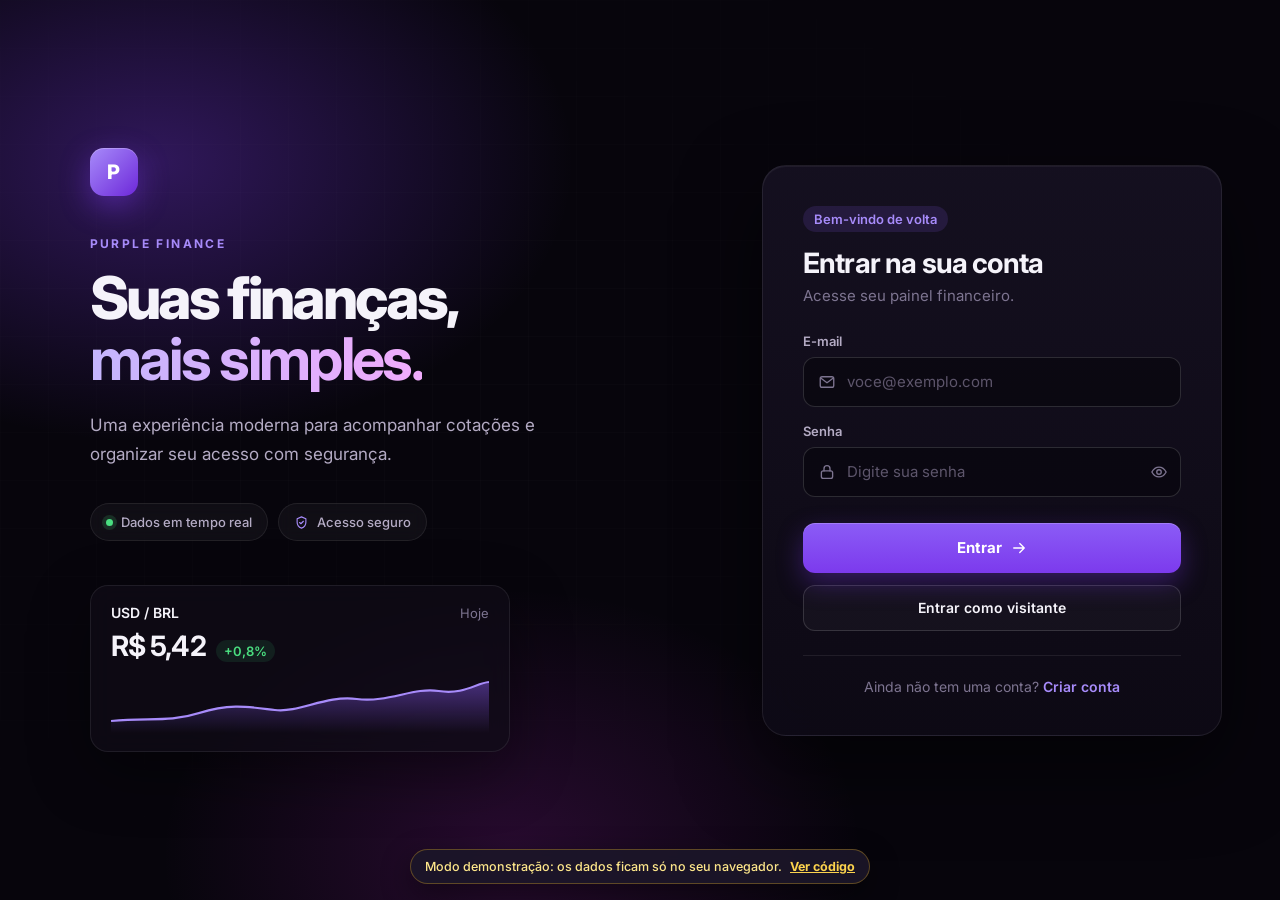
<file: docs/index.html>
<!DOCTYPE html>
<html lang="pt-BR">
<head>
<meta charset="UTF-8">
<meta name="viewport" content="width=device-width, initial-scale=1.0">
<title>Entrar | Purple Finance (demo)</title>
<link rel="preconnect" href="https://fonts.googleapis.com">
<link rel="preconnect" href="https://fonts.gstatic.com" crossorigin>
<link href="https://fonts.googleapis.com/css2?family=Inter:wght@400;500;600;700;800&display=swap" rel="stylesheet">
<link rel="stylesheet" href="assets/auth.css?v=3">
<meta name="theme-color" content="#07050c">
<style>.demo-banner{position:fixed;left:50%;bottom:16px;transform:translateX(-50%);z-index:100;display:flex;gap:8px;align-items:center;max-width:calc(100% - 24px);padding:9px 14px;border-radius:99px;background:rgba(28,22,41,.92);border:1px solid rgba(251,191,36,.3);color:#fde68a;font:500 12.5px Inter,system-ui,sans-serif;backdrop-filter:blur(10px);box-shadow:0 10px 30px rgba(0,0,0,.45)}.demo-banner a{color:#fcd34d;font-weight:700}.guest-btn{display:flex;align-items:center;justify-content:center;gap:8px;width:100%;height:46px;margin-top:12px;border:1px solid rgba(255,255,255,.14);border-radius:12px;background:rgba(255,255,255,.03);color:#f5f3fa;font:600 14px Inter,system-ui,sans-serif;cursor:pointer;transition:.15s}.guest-btn:hover{background:rgba(255,255,255,.07);border-color:rgba(255,255,255,.24)}</style>
</head>
<body data-page="login">
<div class="auth-shell">
    <section class="auth-brand">
        <div class="brand-mark">P</div>
        <span class="eyebrow">PURPLE FINANCE</span>
        <h1>Suas finanças,<br><strong>mais simples.</strong></h1>
        <p>Uma experiência moderna para acompanhar cotações e organizar seu acesso com segurança.</p>
        <div class="brand-pills">
            <span><i class="dot"></i> Dados em tempo real</span>
            <span><svg class="icon" viewBox="0 0 24 24" aria-hidden="true"><path d="M12 3 5 6v5.5c0 4.4 3 8 7 9.5 4-1.5 7-5.1 7-9.5V6l-7-3Z"/><path d="m9 12 2 2 4-4"/></svg> Acesso seguro</span>
        </div>
        <div class="brand-preview" aria-hidden="true">
            <div class="brand-preview-head"><b>USD / BRL</b><span>Hoje</span></div>
            <div class="brand-preview-value"><strong>R$ 5,42</strong><em>+0,8%</em></div>
            <svg class="spark" viewBox="0 0 300 56" preserveAspectRatio="none"><defs><linearGradient id="sg" x1="0" x2="0" y1="0" y2="1"><stop offset="0" stop-color="#8b5cf6" stop-opacity=".45"/><stop offset="1" stop-color="#8b5cf6" stop-opacity="0"/></linearGradient></defs><path d="M0 44 C30 40 45 46 70 36 S110 30 130 33 170 18 195 22 240 10 260 14 290 6 300 5 V56 H0Z" fill="url(#sg)"/><path d="M0 44 C30 40 45 46 70 36 S110 30 130 33 170 18 195 22 240 10 260 14 290 6 300 5" fill="none" stroke="#a78bfa" stroke-width="2.2"/></svg>
        </div>
    </section>

    <main class="auth-card">
        <div class="mobile-logo"><div class="brand-mark">P</div></div>
        <div class="auth-heading">
            <span>Bem-vindo de volta</span>
            <h2>Entrar na sua conta</h2>
            <p>Acesse seu painel financeiro.</p>
        </div>

                
        <form class="auth-form" novalidate>
            <label for="email">E-mail</label>
            <div class="input-wrap">
                <svg class="icon" viewBox="0 0 24 24" aria-hidden="true"><rect x="3" y="5" width="18" height="14" rx="2.5"/><path d="m4 7 8 6 8-6"/></svg>
                <input id="email" name="email" type="email" placeholder="voce@exemplo.com" required autocomplete="email">
            </div>

            <label for="senha">Senha</label>
            <div class="input-wrap">
                <svg class="icon" viewBox="0 0 24 24" aria-hidden="true"><rect x="4.5" y="10.5" width="15" height="10" rx="2.5"/><path d="M8 10.5V7.5a4 4 0 0 1 8 0v3"/></svg>
                <input id="senha" name="senha" type="password" placeholder="Digite sua senha" required autocomplete="current-password">
                <button type="button" class="toggle-pass" data-target="senha" aria-label="Mostrar senha"><svg class="icon eye" viewBox="0 0 24 24" aria-hidden="true"><path d="M2.5 12S6 5.5 12 5.5 21.5 12 21.5 12 18 18.5 12 18.5 2.5 12 2.5 12Z"/><circle cx="12" cy="12" r="3"/></svg><svg class="icon eye-off" viewBox="0 0 24 24" aria-hidden="true"><path d="M3 3l18 18M10.6 5.6A9.6 9.6 0 0 1 12 5.5c6 0 9.5 6.5 9.5 6.5a16 16 0 0 1-3 3.7M6.6 6.7C3.9 8.5 2.5 12 2.5 12S6 18.5 12 18.5c1.8 0 3.3-.5 4.6-1.3"/><path d="M9.9 9.9a3 3 0 0 0 4.2 4.2"/></svg></button>
            </div>

            <button class="primary-btn" type="submit">Entrar <svg class="icon" viewBox="0 0 24 24" aria-hidden="true"><path d="M5 12h14M13 6l6 6-6 6"/></svg></button>
        </form>
        <button type="button" class="guest-btn" data-guest>Entrar como visitante</button>

        <p class="switch">Ainda não tem uma conta? <a href="cadastro.html">Criar conta</a></p>
    </main>
</div>
<script src="assets/auth.js?v=3"></script>
<div class="demo-banner" role="note">Modo demonstração: os dados ficam só no seu navegador. <a href="https://github.com/EnzoCoutinh0/Dashboard">Ver código</a></div>
<script src="assets/demo.js?v=3"></script>
</body>
</html>
</file>
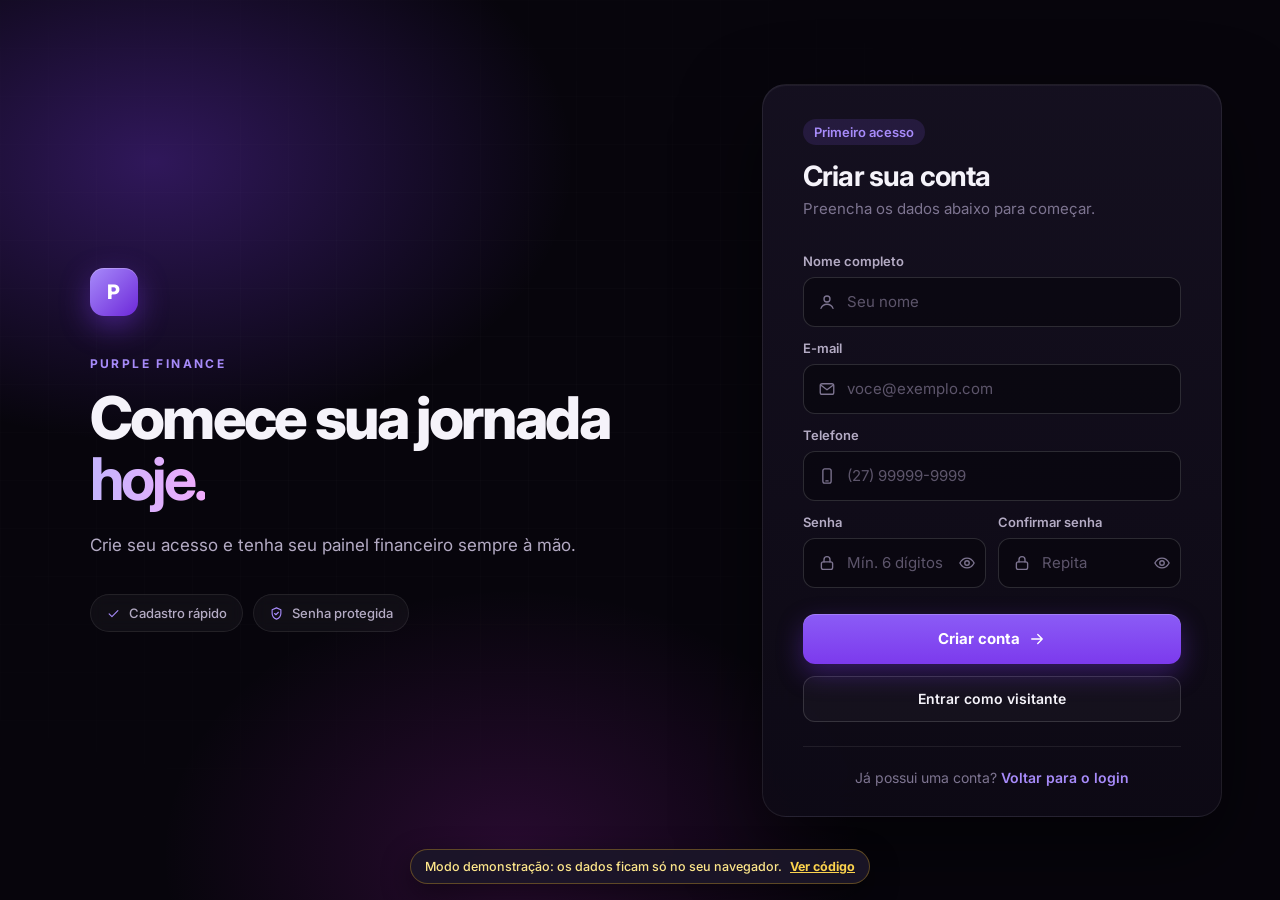
<file: docs/cadastro.html>
<!DOCTYPE html>
<html lang="pt-BR">
<head>
<meta charset="UTF-8">
<meta name="viewport" content="width=device-width, initial-scale=1.0">
<title>Criar conta | Purple Finance (demo)</title>
<link rel="preconnect" href="https://fonts.googleapis.com">
<link rel="preconnect" href="https://fonts.gstatic.com" crossorigin>
<link href="https://fonts.googleapis.com/css2?family=Inter:wght@400;500;600;700;800&display=swap" rel="stylesheet">
<link rel="stylesheet" href="assets/auth.css?v=3">
<meta name="theme-color" content="#07050c">
<style>.demo-banner{position:fixed;left:50%;bottom:16px;transform:translateX(-50%);z-index:100;display:flex;gap:8px;align-items:center;max-width:calc(100% - 24px);padding:9px 14px;border-radius:99px;background:rgba(28,22,41,.92);border:1px solid rgba(251,191,36,.3);color:#fde68a;font:500 12.5px Inter,system-ui,sans-serif;backdrop-filter:blur(10px);box-shadow:0 10px 30px rgba(0,0,0,.45)}.demo-banner a{color:#fcd34d;font-weight:700}.guest-btn{display:flex;align-items:center;justify-content:center;gap:8px;width:100%;height:46px;margin-top:12px;border:1px solid rgba(255,255,255,.14);border-radius:12px;background:rgba(255,255,255,.03);color:#f5f3fa;font:600 14px Inter,system-ui,sans-serif;cursor:pointer;transition:.15s}.guest-btn:hover{background:rgba(255,255,255,.07);border-color:rgba(255,255,255,.24)}</style>
</head>
<body data-page="cadastro">
<div class="auth-shell">
    <section class="auth-brand">
        <div class="brand-mark">P</div>
        <span class="eyebrow">PURPLE FINANCE</span>
        <h1>Comece sua jornada<br><strong>hoje.</strong></h1>
        <p>Crie seu acesso e tenha seu painel financeiro sempre à mão.</p>
        <div class="brand-pills">
            <span><svg class="icon" viewBox="0 0 24 24" aria-hidden="true"><path d="m5 12.5 4.5 4.5L19 7.5"/></svg> Cadastro rápido</span>
            <span><svg class="icon" viewBox="0 0 24 24" aria-hidden="true"><path d="M12 3 5 6v5.5c0 4.4 3 8 7 9.5 4-1.5 7-5.1 7-9.5V6l-7-3Z"/><path d="m9 12 2 2 4-4"/></svg> Senha protegida</span>
        </div>
    </section>

    <main class="auth-card register-card">
        <div class="mobile-logo"><div class="brand-mark">P</div></div>
        <div class="auth-heading">
            <span>Primeiro acesso</span>
            <h2>Criar sua conta</h2>
            <p>Preencha os dados abaixo para começar.</p>
        </div>

        
        <form class="auth-form" novalidate>
            <label for="nome">Nome completo</label>
            <div class="input-wrap"><svg class="icon" viewBox="0 0 24 24" aria-hidden="true"><circle cx="12" cy="8" r="4"/><path d="M4 20.5c1.4-3.6 4.5-5.5 8-5.5s6.6 1.9 8 5.5"/></svg><input id="nome" name="nome" type="text" placeholder="Seu nome" required autocomplete="name" maxlength="120"></div>

            <label for="email">E-mail</label>
            <div class="input-wrap"><svg class="icon" viewBox="0 0 24 24" aria-hidden="true"><rect x="3" y="5" width="18" height="14" rx="2.5"/><path d="m4 7 8 6 8-6"/></svg><input id="email" name="email" type="email" placeholder="voce@exemplo.com" required autocomplete="email" maxlength="180"></div>

            <label for="telefone">Telefone</label>
            <div class="input-wrap"><svg class="icon" viewBox="0 0 24 24" aria-hidden="true"><rect x="6.5" y="2.5" width="11" height="19" rx="2.5"/><path d="M10.5 18.5h3"/></svg><input id="telefone" name="telefone" type="tel" placeholder="(27) 99999-9999" required autocomplete="tel" maxlength="25"></div>

            <div class="form-row">
                <div>
                    <label for="senha">Senha</label>
            <div class="input-wrap"><svg class="icon" viewBox="0 0 24 24" aria-hidden="true"><rect x="4.5" y="10.5" width="15" height="10" rx="2.5"/><path d="M8 10.5V7.5a4 4 0 0 1 8 0v3"/></svg><input id="senha" name="senha" type="password" placeholder="Mín. 6 dígitos" required minlength="6" autocomplete="new-password"><button type="button" class="toggle-pass" data-target="senha" aria-label="Mostrar senha"><svg class="icon eye" viewBox="0 0 24 24" aria-hidden="true"><path d="M2.5 12S6 5.5 12 5.5 21.5 12 21.5 12 18 18.5 12 18.5 2.5 12 2.5 12Z"/><circle cx="12" cy="12" r="3"/></svg><svg class="icon eye-off" viewBox="0 0 24 24" aria-hidden="true"><path d="M3 3l18 18M10.6 5.6A9.6 9.6 0 0 1 12 5.5c6 0 9.5 6.5 9.5 6.5a16 16 0 0 1-3 3.7M6.6 6.7C3.9 8.5 2.5 12 2.5 12S6 18.5 12 18.5c1.8 0 3.3-.5 4.6-1.3"/><path d="M9.9 9.9a3 3 0 0 0 4.2 4.2"/></svg></button></div>

                </div>
                <div>
                    <label for="confirmar_senha">Confirmar senha</label>
            <div class="input-wrap"><svg class="icon" viewBox="0 0 24 24" aria-hidden="true"><rect x="4.5" y="10.5" width="15" height="10" rx="2.5"/><path d="M8 10.5V7.5a4 4 0 0 1 8 0v3"/></svg><input id="confirmar_senha" name="confirmar_senha" type="password" placeholder="Repita" required minlength="6" autocomplete="new-password"><button type="button" class="toggle-pass" data-target="confirmar_senha" aria-label="Mostrar senha"><svg class="icon eye" viewBox="0 0 24 24" aria-hidden="true"><path d="M2.5 12S6 5.5 12 5.5 21.5 12 21.5 12 18 18.5 12 18.5 2.5 12 2.5 12Z"/><circle cx="12" cy="12" r="3"/></svg><svg class="icon eye-off" viewBox="0 0 24 24" aria-hidden="true"><path d="M3 3l18 18M10.6 5.6A9.6 9.6 0 0 1 12 5.5c6 0 9.5 6.5 9.5 6.5a16 16 0 0 1-3 3.7M6.6 6.7C3.9 8.5 2.5 12 2.5 12S6 18.5 12 18.5c1.8 0 3.3-.5 4.6-1.3"/><path d="M9.9 9.9a3 3 0 0 0 4.2 4.2"/></svg></button></div>

                </div>
            </div>

            <button class="primary-btn" type="submit">Criar conta <svg class="icon" viewBox="0 0 24 24" aria-hidden="true"><path d="M5 12h14M13 6l6 6-6 6"/></svg></button>
        </form>
        <button type="button" class="guest-btn" data-guest>Entrar como visitante</button>
        <p class="switch">Já possui uma conta? <a href="index.html">Voltar para o login</a></p>
    </main>
</div>
<script src="assets/auth.js?v=3"></script>
<div class="demo-banner" role="note">Modo demonstração: os dados ficam só no seu navegador. <a href="https://github.com/EnzoCoutinh0/Dashboard">Ver código</a></div>
<script src="assets/demo.js?v=3"></script>
</body>
</html>
</file>
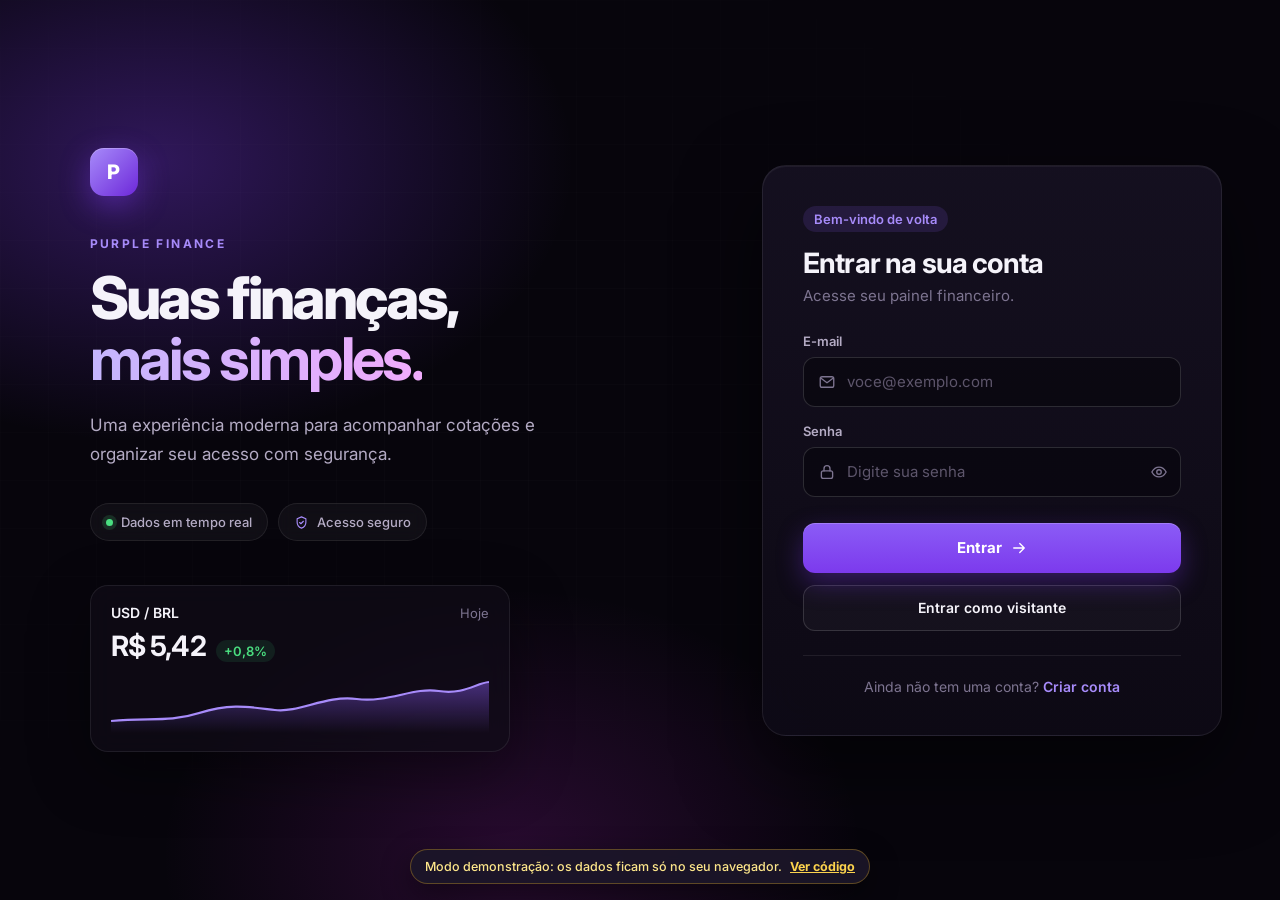
<file: docs/dashboard.html>
<!DOCTYPE html>
<html lang="pt-BR">
<head>
<meta charset="UTF-8">
<meta name="viewport" content="width=device-width, initial-scale=1.0">
<title>Painel | Purple Finance (demo)</title>
<link rel="preconnect" href="https://fonts.googleapis.com">
<link rel="preconnect" href="https://fonts.gstatic.com" crossorigin>
<link href="https://fonts.googleapis.com/css2?family=Inter:wght@400;500;600;700;800&display=swap" rel="stylesheet">
<script src="https://d3js.org/d3.v7.min.js"></script>
<link rel="stylesheet" href="assets/dashboard.css?v=3">
<meta name="theme-color" content="#07050c">
<style>.demo-banner{position:fixed;left:50%;bottom:16px;transform:translateX(-50%);z-index:100;display:flex;gap:8px;align-items:center;max-width:calc(100% - 24px);padding:9px 14px;border-radius:99px;background:rgba(28,22,41,.92);border:1px solid rgba(251,191,36,.3);color:#fde68a;font:500 12.5px Inter,system-ui,sans-serif;backdrop-filter:blur(10px);box-shadow:0 10px 30px rgba(0,0,0,.45)}.demo-banner a{color:#fcd34d;font-weight:700}.guest-btn{display:flex;align-items:center;justify-content:center;gap:8px;width:100%;height:46px;margin-top:12px;border:1px solid rgba(255,255,255,.14);border-radius:12px;background:rgba(255,255,255,.03);color:#f5f3fa;font:600 14px Inter,system-ui,sans-serif;cursor:pointer;transition:.15s}.guest-btn:hover{background:rgba(255,255,255,.07);border-color:rgba(255,255,255,.24)}</style>
</head>
<body data-page="dashboard">
<div class="app">
    <aside class="sidebar">
        <a class="brand" href="dashboard.html"><span class="brand-mark">P</span><div><b>Purple</b><small>Finance</small></div></a>
        <nav>
            <span class="nav-label">VISÃO GERAL</span>
            <a class="nav-link active" href="dashboard.html"><svg class="icon" viewBox="0 0 24 24" aria-hidden="true"><rect x="3.5" y="3.5" width="7" height="8" rx="1.5"/><rect x="13.5" y="3.5" width="7" height="5" rx="1.5"/><rect x="13.5" y="11.5" width="7" height="9" rx="1.5"/><rect x="3.5" y="14.5" width="7" height="6" rx="1.5"/></svg> Dashboard</a>
        </nav>
        <div class="sidebar-bottom">
            <div class="mini-user"><div class="avatar">V</div><div><strong data-user-name>Visitante</strong><small>Conta ativa</small></div></div>
            <a class="logout" href="index.html"><svg class="icon" viewBox="0 0 24 24" aria-hidden="true"><path d="M15 4.5h2.5a2 2 0 0 1 2 2v11a2 2 0 0 1-2 2H15M10 16.5 5.5 12 10 7.5M5.5 12H15"/></svg> Sair da conta</a>
        </div>
    </aside>

    <main class="content">
        <header class="topbar">
            <div><span class="eyebrow">DASHBOARD</span><h1>Olá, <span data-user-first>Visitante</span></h1><p>Acompanhe suas cotações de forma simples.</p></div>
            <div class="top-user"><div class="avatar">V</div><div><strong data-user-name>Visitante</strong><small>Usuário</small></div></div>
        </header>

        <section class="toolbar currency-toolbar">
            <div class="toolbar-copy">
                <strong>Moedas monitoradas</strong>
                <span>Pesquise e selecione quantas quiser — sem usar Ctrl.</span>
            </div>
            <div class="currency-picker-wrap">
                <button type="button" class="currency-picker" id="currencyPicker" aria-expanded="false">
                    <span class="picker-icon"><svg class="icon" viewBox="0 0 24 24" aria-hidden="true"><circle cx="9" cy="9" r="5.5"/><path d="M14.5 9.6a5.5 5.5 0 1 1-4.9 4.9"/></svg></span>
                    <span class="picker-text"><b id="pickerTitle">Selecionar moedas</b><small id="pickerSubtitle">Carregando moedas...</small></span>
                    <span class="picker-chevron"><svg class="icon" viewBox="0 0 24 24" aria-hidden="true"><path d="m6 9 6 6 6-6"/></svg></span>
                </button>
                <div class="currency-menu" id="currencyMenu" hidden>
                    <div class="currency-menu-head">
                        <div><strong>Escolha suas moedas</strong><small>Selecione uma ou várias</small></div>
                        <button type="button" id="selectAllCurrencies" class="text-btn">Selecionar todas</button>
                    </div>
                    <div class="currency-search"><svg class="icon" viewBox="0 0 24 24" aria-hidden="true"><circle cx="11" cy="11" r="6.5"/><path d="m20 20-4.3-4.3"/></svg><input id="currencySearch" type="search" placeholder="Buscar por nome ou código..." autocomplete="off"></div>
                    <div class="selected-chips" id="selectedChips"></div>
                    <div class="currency-options" id="currencyOptions"><div class="loading-currencies">Carregando moedas...</div></div>
                    <div class="currency-menu-foot"><span id="currencyCount">0 selecionadas</span><button type="button" id="applyCurrencies" class="apply-btn">Aplicar seleção</button></div>
                </div>
                <button type="button" class="refresh"><svg class="icon" viewBox="0 0 24 24" aria-hidden="true"><path d="M20 11.5A8 8 0 1 0 17.7 17M20 5v6.5h-6.5"/></svg><span>Atualizar</span></button>
            </div>
        </section>

        <section class="cards">
            <div class="metric"><div class="metric-icon purple"><svg class="icon" viewBox="0 0 24 24" aria-hidden="true"><circle cx="9" cy="9" r="5.5"/><path d="M14.5 9.6a5.5 5.5 0 1 1-4.9 4.9"/></svg></div><div><small>Moedas selecionadas</small><strong id="totalMoedas">0</strong></div></div>
            <div class="metric"><div class="metric-icon pink"><svg class="icon" viewBox="0 0 24 24" aria-hidden="true"><path d="M3.5 17 9.5 11l4 4 7-7.5M14.5 7.5h6v6"/></svg></div><div><small>Maior cotação</small><strong id="maiorMoeda">-</strong></div></div>
            <div class="metric"><div class="metric-icon blue">R$</div><div><small>Valor máximo</small><strong id="maiorValor">R$ 0,00</strong></div></div>
            <div class="metric"><div class="metric-icon green"><svg class="icon" viewBox="0 0 24 24" aria-hidden="true"><circle cx="12" cy="12" r="8.5"/><path d="M12 7.5V12l3 2"/></svg></div><div><small>Atualizado às</small><strong id="horaAtual">--:--</strong></div></div>
        </section>

        <section class="grid">
            <div class="panel chart-panel">
                <div class="panel-title"><div><h2>Cotação atual</h2><p>Comparativo das moedas selecionadas</p></div><span class="live"><i></i>Ao vivo</span></div>
                <svg id="graficoBarras"></svg>
            </div>
            <div class="panel">
                <div class="panel-title"><div><h2>Resumo</h2><p>Visão rápida das cotações</p></div></div>
                <div id="resumo"></div>
            </div>
        </section>

        <section class="panel projection-panel">
            <div class="panel-title projection-head"><div><h2>Projeção simulada</h2><p>Veja como o valor poderia evoluir se uma taxa média de crescimento se mantivesse.</p></div><span class="simulation-badge">SIMULAÇÃO</span></div>
            <div class="projection-controls">
                <label>Período <strong><span id="monthsValue">6</span> meses</strong><input id="projectionMonths" type="range" min="1" max="24" value="6"></label>
                <label>Taxa estimada <strong id="rateValue">5% a.a.</strong><input id="projectionRate" type="range" min="-20" max="50" step="1" value="5"></label>
            </div>
            <div id="projectionLegend" class="legend"></div>
            <svg id="graficoProjecao"></svg>
            <p class="projection-note">A projeção é matemática e ilustrativa, baseada no valor atual e na taxa escolhida. Ela não representa recomendação financeira nem garante valorização futura.</p>
        </section>

        <section class="grid bottom-grid">
            <div class="panel">
                <div class="panel-title"><div><h2>Ranking das moedas</h2><p>Do maior para o menor valor</p></div></div>
                <svg id="graficoHorizontal"></svg>
            </div>
            <div class="panel">
                <div class="panel-title"><div><h2>Selecionadas</h2><p>Valores atuais</p></div></div>
                <div id="cardsLista" class="cardsLista"></div>
            </div>
        </section>
    </main>
</div>
<script src="assets/dashboard.js?v=3"></script>
<div class="demo-banner" role="note">Modo demonstração: os dados ficam só no seu navegador. <a href="https://github.com/EnzoCoutinh0/Dashboard">Ver código</a></div>
<script src="assets/demo.js?v=3"></script>
</body>
</html>
</file>
<file: docs/assets/auth.css>
/* ============ Purple Finance — Auth ============ */
:root{
  --bg:#07050c;
  --surface:#100c18;
  --surface-2:#161122;
  --border:rgba(255,255,255,.08);
  --border-strong:rgba(255,255,255,.14);
  --text:#f5f3fa;
  --text-2:#b4abc4;
  --text-3:#7d7490;
  --accent:#8b5cf6;
  --accent-2:#a78bfa;
  --accent-soft:rgba(139,92,246,.14);
  --danger:#f87171;
  --success:#4ade80;
  --radius:16px;
}

*{box-sizing:border-box;margin:0;padding:0}
html{-webkit-font-smoothing:antialiased}
body{font-family:Inter,system-ui,-apple-system,"Segoe UI",Arial,sans-serif;min-height:100vh;background:var(--bg);color:var(--text);font-size:15px}
svg.icon{width:18px;height:18px;flex:none;stroke:currentColor;fill:none;stroke-width:1.8;stroke-linecap:round;stroke-linejoin:round}

.auth-shell{min-height:100vh;display:grid;grid-template-columns:1.1fr .9fr;position:relative;overflow:hidden}
.auth-shell:before{content:"";position:absolute;inset:0;pointer-events:none;
  background:
    radial-gradient(600px 400px at 12% 18%,rgba(124,58,237,.35),transparent 70%),
    radial-gradient(500px 380px at 40% 95%,rgba(192,38,211,.18),transparent 70%);
}
.auth-shell:after{content:"";position:absolute;inset:0;pointer-events:none;opacity:.35;
  background-image:linear-gradient(rgba(255,255,255,.035) 1px,transparent 1px),linear-gradient(90deg,rgba(255,255,255,.035) 1px,transparent 1px);
  background-size:48px 48px;
  mask-image:radial-gradient(ellipse at 30% 40%,#000 20%,transparent 70%);
  -webkit-mask-image:radial-gradient(ellipse at 30% 40%,#000 20%,transparent 70%);
}

/* ---- Brand side ---- */
.auth-brand{position:relative;z-index:1;padding:8vh 7vw;display:flex;flex-direction:column;justify-content:center}
.brand-mark{width:48px;height:48px;border-radius:14px;display:grid;place-items:center;
  background:linear-gradient(135deg,#a78bfa,#6d28d9);
  box-shadow:0 10px 30px rgba(124,58,237,.45),inset 0 1px 0 rgba(255,255,255,.25);
  font-size:20px;font-weight:800;color:#fff}
.eyebrow{display:inline-block;font-size:12px;font-weight:700;letter-spacing:.2em;color:var(--accent-2);margin-top:40px}
.auth-brand h1{font-size:clamp(40px,4.6vw,66px);line-height:1.04;margin:16px 0 22px;letter-spacing:-.045em;font-weight:800}
.auth-brand h1 strong{background:linear-gradient(90deg,#c4b5fd,#f0abfc);-webkit-background-clip:text;background-clip:text;color:transparent}
.auth-brand p{max-width:500px;color:var(--text-2);line-height:1.7;font-size:17px}
.brand-pills{display:flex;gap:10px;flex-wrap:wrap;margin-top:34px}
.brand-pills span{display:inline-flex;align-items:center;gap:8px;border:1px solid var(--border);background:rgba(255,255,255,.04);
  padding:10px 15px;border-radius:99px;color:var(--text-2);font-size:13px;font-weight:500;backdrop-filter:blur(8px)}
.brand-pills .dot{width:7px;height:7px;border-radius:50%;background:var(--success);box-shadow:0 0 0 4px rgba(74,222,128,.15)}
.brand-pills svg.icon{width:15px;height:15px;color:var(--accent-2)}

/* mini preview card for flavour */
.brand-preview{margin-top:44px;max-width:420px;padding:18px 20px;border-radius:18px;background:rgba(16,12,24,.7);border:1px solid var(--border);
  backdrop-filter:blur(12px);box-shadow:0 20px 60px rgba(0,0,0,.4)}
.brand-preview-head{display:flex;justify-content:space-between;align-items:center;font-size:13px;color:var(--text-3)}
.brand-preview-head b{color:var(--text);font-size:14px;font-weight:600}
.brand-preview-value{display:flex;align-items:baseline;gap:10px;margin:8px 0 14px}
.brand-preview-value strong{font-size:28px;letter-spacing:-.03em}
.brand-preview-value em{font-style:normal;font-size:13px;font-weight:600;color:var(--success);background:rgba(74,222,128,.1);padding:3px 8px;border-radius:99px}
.brand-preview svg.spark{width:100%;height:56px;display:block}

/* ---- Card ---- */
.auth-card{position:relative;z-index:1;width:min(460px,calc(100% - 48px));align-self:center;justify-self:center;
  background:linear-gradient(180deg,rgba(22,17,34,.92),rgba(14,10,22,.92));
  border:1px solid var(--border);border-radius:24px;padding:40px;
  box-shadow:0 30px 80px rgba(0,0,0,.55),inset 0 1px 0 rgba(255,255,255,.05);backdrop-filter:blur(20px)}
.auth-heading>span{display:inline-block;color:var(--accent-2);font-size:13px;font-weight:600;background:var(--accent-soft);padding:5px 11px;border-radius:99px}
.auth-heading h2{font-size:28px;letter-spacing:-.03em;margin:14px 0 6px;font-weight:700}
.auth-heading p{color:var(--text-3);font-size:15px;margin-bottom:28px}

.auth-form{display:flex;flex-direction:column}
.auth-form label{font-size:13px;font-weight:600;color:var(--text-2);margin:16px 0 8px}
.auth-form label:first-child{margin-top:0}
.input-wrap{display:flex;align-items:center;gap:11px;height:50px;border:1px solid var(--border-strong);background:rgba(7,5,12,.6);
  border-radius:12px;padding:0 14px;transition:border-color .15s,box-shadow .15s,background .15s}
.input-wrap:hover{border-color:rgba(255,255,255,.2)}
.input-wrap:focus-within{border-color:var(--accent);background:rgba(7,5,12,.9);box-shadow:0 0 0 4px rgba(139,92,246,.18)}
.input-wrap>svg.icon{color:var(--text-3);transition:color .15s}
.input-wrap:focus-within>svg.icon{color:var(--accent-2)}
.input-wrap input{width:100%;height:100%;border:0;outline:0;background:transparent;color:var(--text);font:inherit;font-size:15px}
.input-wrap input::placeholder{color:#5d556b}
.input-wrap input:-webkit-autofill{-webkit-text-fill-color:var(--text);-webkit-box-shadow:0 0 0 40px #0c0914 inset;caret-color:var(--text)}
.toggle-pass{display:grid;place-items:center;width:32px;height:32px;margin-right:-6px;border:0;border-radius:8px;background:transparent;color:var(--text-3);cursor:pointer;transition:.15s}
.toggle-pass:hover{background:rgba(255,255,255,.06);color:var(--text)}
.toggle-pass .eye-off{display:none}
.toggle-pass.showing .eye{display:none}
.toggle-pass.showing .eye-off{display:block}

.primary-btn{display:flex;align-items:center;justify-content:center;gap:8px;margin-top:26px;height:50px;border:0;border-radius:12px;
  background:linear-gradient(180deg,#8b5cf6,#7c3aed);color:#fff;font:inherit;font-weight:700;font-size:15px;cursor:pointer;
  box-shadow:0 10px 26px rgba(124,58,237,.35),inset 0 1px 0 rgba(255,255,255,.2);transition:transform .15s,box-shadow .15s,filter .15s}
.primary-btn:hover{transform:translateY(-1px);filter:brightness(1.08);box-shadow:0 14px 32px rgba(124,58,237,.5),inset 0 1px 0 rgba(255,255,255,.2)}
.primary-btn:active{transform:translateY(0)}
.primary-btn svg.icon{transition:transform .15s}
.primary-btn:hover svg.icon{transform:translateX(3px)}
.primary-btn:focus-visible,.switch a:focus-visible,.toggle-pass:focus-visible{outline:2px solid var(--accent-2);outline-offset:3px}

.switch{text-align:center;color:var(--text-3);font-size:14px;margin-top:24px;padding-top:22px;border-top:1px solid var(--border)}
.switch a{color:var(--accent-2);font-weight:600;text-decoration:none}
.switch a:hover{color:#c4b5fd;text-decoration:underline;text-underline-offset:3px}

.alert{display:flex;gap:10px;align-items:flex-start;padding:12px 14px;border-radius:12px;font-size:14px;line-height:1.45;margin-bottom:20px}
.alert svg.icon{margin-top:1px}
.alert.error{background:rgba(248,113,113,.1);border:1px solid rgba(248,113,113,.25);color:#fecaca}
.alert.success{background:rgba(74,222,128,.1);border:1px solid rgba(74,222,128,.25);color:#bbf7d0}

.mobile-logo{display:none}
.register-card{padding-top:34px;padding-bottom:30px}
.register-card .auth-form label{margin-top:13px}
.register-card .auth-heading p{margin-bottom:22px}
.form-row{display:grid;grid-template-columns:1fr 1fr;gap:12px}
.form-row>div{display:flex;flex-direction:column;min-width:0}

@media(max-width:900px){
  .auth-shell{grid-template-columns:1fr}
  .auth-brand{display:none}
  .auth-card{margin:28px auto;width:min(460px,calc(100% - 28px));padding:30px 22px}
  .mobile-logo{display:block;margin-bottom:24px}
  .mobile-logo .brand-mark{width:44px;height:44px}
}
@media(max-width:480px){.form-row{grid-template-columns:1fr;gap:0}}
@media(prefers-reduced-motion:reduce){*{transition:none!important}}
</file>
<file: docs/assets/dashboard.css>
/* ============ Purple Finance — Dashboard ============ */
:root{
  --bg:#07050c;
  --sidebar:#0b0812;
  --surface:#100c18;
  --surface-2:#161122;
  --surface-3:#1c1629;
  --border:rgba(255,255,255,.07);
  --border-strong:rgba(255,255,255,.12);
  --text:#f5f3fa;
  --text-2:#b4abc4;
  --text-3:#7d7490;
  --accent:#8b5cf6;
  --accent-2:#a78bfa;
  --accent-soft:rgba(139,92,246,.14);
  --pink:#f472b6;
  --blue:#60a5fa;
  --green:#4ade80;
  --radius:18px;
  --shadow:0 1px 0 rgba(255,255,255,.04) inset,0 10px 30px rgba(0,0,0,.25);
}

*{box-sizing:border-box;margin:0;padding:0}
html{-webkit-font-smoothing:antialiased}
body{font-family:Inter,system-ui,-apple-system,"Segoe UI",Arial,sans-serif;background:var(--bg);color:var(--text);font-size:14px;
  background-image:radial-gradient(900px 500px at 75% -10%,rgba(124,58,237,.13),transparent 70%)}
button{font:inherit}
svg.icon{width:18px;height:18px;flex:none;stroke:currentColor;fill:none;stroke-width:1.8;stroke-linecap:round;stroke-linejoin:round}
:focus-visible{outline:2px solid var(--accent-2);outline-offset:2px}

.app{display:flex;min-height:100vh}

/* ---------- Sidebar ---------- */
.sidebar{width:248px;background:var(--sidebar);border-right:1px solid var(--border);padding:24px 16px;display:flex;flex-direction:column;position:fixed;inset:0 auto 0 0;z-index:5}
.brand{display:flex;align-items:center;gap:12px;text-decoration:none;color:var(--text);padding:0 8px}
.brand-mark{width:40px;height:40px;border-radius:12px;display:grid;place-items:center;background:linear-gradient(135deg,#a78bfa,#6d28d9);font-weight:800;font-size:17px;
  box-shadow:0 8px 22px rgba(124,58,237,.4),inset 0 1px 0 rgba(255,255,255,.25)}
.brand b{display:block;font-size:16px;font-weight:700;letter-spacing:-.01em}
.brand small{display:block;color:var(--text-3);font-size:12px;margin-top:1px}
.sidebar nav{margin-top:40px}
.nav-label{display:block;color:#5c536b;font-size:11px;font-weight:700;letter-spacing:.14em;padding:0 12px;margin-bottom:10px}
.nav-link{display:flex;gap:12px;align-items:center;text-decoration:none;color:var(--text-2);padding:11px 12px;border-radius:11px;font-size:14px;font-weight:500;position:relative;transition:.15s}
.nav-link:hover{background:rgba(255,255,255,.04);color:var(--text)}
.nav-link.active{background:var(--accent-soft);color:#ddd6fe}
.nav-link.active:before{content:"";position:absolute;left:-16px;top:9px;bottom:9px;width:3px;border-radius:0 3px 3px 0;background:var(--accent)}
.sidebar-bottom{margin-top:auto}
.mini-user,.top-user{display:flex;align-items:center;gap:11px;min-width:0}
.mini-user{padding:12px;background:rgba(255,255,255,.03);border:1px solid var(--border);border-radius:14px}
.mini-user>div:last-child{min-width:0}
.avatar{width:36px;height:36px;flex:none;border-radius:11px;background:linear-gradient(135deg,#a78bfa,#7c3aed);display:grid;place-items:center;font-size:14px;font-weight:700}
.mini-user strong,.top-user strong{display:block;font-size:13px;font-weight:600;white-space:nowrap;overflow:hidden;text-overflow:ellipsis}
.mini-user small,.top-user small{display:flex;align-items:center;gap:6px;color:var(--text-3);font-size:12px;margin-top:2px}
.mini-user small:before{content:"";width:6px;height:6px;border-radius:50%;background:var(--green)}
.logout{display:flex;align-items:center;gap:10px;text-decoration:none;color:var(--text-3);font-size:13px;font-weight:500;margin-top:8px;padding:10px 12px;border-radius:10px;transition:.15s}
.logout:hover{color:#fca5a5;background:rgba(248,113,113,.08)}

/* ---------- Content ---------- */
.content{margin-left:248px;width:calc(100% - 248px);padding:36px clamp(20px,3.5vw,56px) 48px;max-width:1640px}
.topbar{display:flex;justify-content:space-between;align-items:center;gap:20px;margin-bottom:28px}
.eyebrow{font-size:12px;letter-spacing:.16em;font-weight:700;color:var(--accent-2)}
.topbar h1{font-size:30px;letter-spacing:-.035em;font-weight:700;margin:6px 0 4px}
.topbar p{font-size:15px;color:var(--text-3)}
.top-user{padding:7px 14px 7px 7px;background:rgba(255,255,255,.03);border:1px solid var(--border);border-radius:14px}

/* ---------- Toolbar ---------- */
.toolbar{display:flex;justify-content:space-between;align-items:center;gap:20px;padding:16px 18px 16px 22px;background:var(--surface);border:1px solid var(--border);border-radius:var(--radius);margin-bottom:20px;box-shadow:var(--shadow)}
.toolbar-copy strong{display:block;font-size:15px;font-weight:600}
.toolbar-copy span{display:block;color:var(--text-3);font-size:13px;margin-top:4px}
.refresh{display:inline-flex;align-items:center;gap:8px;height:46px;padding:0 16px;border:1px solid rgba(139,92,246,.3);border-radius:12px;background:var(--accent-soft);color:#ddd6fe;font-weight:600;font-size:14px;cursor:pointer;white-space:nowrap;transition:.15s}
.refresh:hover{background:rgba(139,92,246,.24);border-color:rgba(139,92,246,.5)}
.refresh:disabled{cursor:progress;opacity:.75}
.refresh.loading svg{animation:spin .9s linear infinite}
@keyframes spin{to{transform:rotate(360deg)}}

/* ---------- Metric cards ---------- */
.cards{display:grid;grid-template-columns:repeat(4,1fr);gap:16px;margin-bottom:20px}
.metric{display:flex;align-items:center;gap:14px;background:var(--surface);border:1px solid var(--border);border-radius:var(--radius);padding:20px;box-shadow:var(--shadow);transition:border-color .15s,transform .15s;min-width:0}
.metric:hover{border-color:var(--border-strong);transform:translateY(-2px)}
.metric>div:last-child{min-width:0}
.metric-icon{width:44px;height:44px;flex:none;border-radius:12px;display:grid;place-items:center;font-weight:700;font-size:14px}
.metric-icon svg.icon{width:20px;height:20px}
.metric-icon.purple{background:rgba(139,92,246,.14);color:#c4b5fd}
.metric-icon.pink{background:rgba(244,114,182,.13);color:#f9a8d4}
.metric-icon.blue{background:rgba(96,165,250,.13);color:#93c5fd}
.metric-icon.green{background:rgba(74,222,128,.12);color:#86efac}
.metric small{display:block;color:var(--text-3);font-size:13px;font-weight:500}
.metric strong{display:block;font-size:clamp(17px,1.55vw,22px);font-weight:700;letter-spacing:-.02em;margin-top:3px;font-variant-numeric:tabular-nums;overflow-wrap:anywhere;line-height:1.25}

/* ---------- Panels ---------- */
.grid{display:grid;grid-template-columns:1.7fr 1fr;gap:20px;margin-bottom:20px}
.bottom-grid{grid-template-columns:1fr 1fr}
.panel{background:var(--surface);border:1px solid var(--border);border-radius:var(--radius);padding:22px;min-height:280px;box-shadow:var(--shadow);min-width:0}
.chart-panel{min-height:420px}
.panel-title{display:flex;justify-content:space-between;align-items:flex-start;gap:12px;margin-bottom:14px}
.panel-title h2{font-size:16px;font-weight:600;letter-spacing:-.01em}
.panel-title p{font-size:13px;color:var(--text-3);margin-top:4px;line-height:1.5}
.live{display:inline-flex;align-items:center;gap:7px;font-size:12px;font-weight:600;color:#86efac;background:rgba(74,222,128,.08);border:1px solid rgba(74,222,128,.18);padding:6px 11px;border-radius:99px;white-space:nowrap}
.live i{width:7px;height:7px;border-radius:50%;background:var(--green);animation:pulse 2s ease-out infinite}
@keyframes pulse{0%{box-shadow:0 0 0 0 rgba(74,222,128,.55)}70%{box-shadow:0 0 0 7px rgba(74,222,128,0)}100%{box-shadow:0 0 0 0 rgba(74,222,128,0)}}

svg:not(.icon){width:100%;height:auto;display:block;overflow:visible}
.panel .tick text{font-family:inherit}

/* chart tooltip */
.chart-tooltip{position:fixed;z-index:50;pointer-events:none;background:#1c1629;border:1px solid var(--border-strong);border-radius:10px;padding:9px 12px;font-size:13px;box-shadow:0 12px 30px rgba(0,0,0,.45);opacity:0;transform:translateY(4px);transition:opacity .12s,transform .12s;white-space:nowrap}
.chart-tooltip.show{opacity:1;transform:none}
.chart-tooltip b{display:block;font-weight:600;margin-bottom:2px}
.chart-tooltip span{color:var(--text-2);font-variant-numeric:tabular-nums}

/* ---------- Summary + list ---------- */
#resumo,.cardsLista{display:flex;flex-direction:column;gap:6px}
#resumo>p,.cardsLista>p{color:var(--text-3);font-size:14px;padding:30px 0;text-align:center}
.info,.moeda{display:flex;justify-content:space-between;align-items:center;gap:12px;background:rgba(255,255,255,.02);border:1px solid var(--border);padding:11px 14px;border-radius:12px;transition:.15s}
.info:hover,.moeda:hover{background:rgba(255,255,255,.045);border-color:var(--border-strong)}
.info strong{display:flex;align-items:center;gap:10px;font-size:14px;font-weight:600}
.info strong em{font-style:normal;font-size:18px;line-height:1}
.info span,.moeda strong{color:#ddd6fe;font-weight:600;font-size:14px;font-variant-numeric:tabular-nums;white-space:nowrap}
.info-more{color:var(--text-3);font-size:13px;text-align:center;padding:8px}
.cardsLista{max-height:520px;overflow:auto;padding-right:4px}
.moeda h3{font-size:14px;font-weight:600;display:flex;align-items:center;gap:8px}
.moeda small{display:block;font-size:12px;color:var(--text-3);margin-top:2px}

/* ---------- Currency picker ---------- */
.currency-picker-wrap{position:relative;display:flex;gap:10px;align-items:center}
.currency-picker{width:290px;height:46px;display:flex;align-items:center;gap:11px;padding:0 12px 0 7px;border-radius:12px;border:1px solid var(--border-strong);background:var(--surface-2);color:var(--text);text-align:left;cursor:pointer;transition:.15s}
.currency-picker:hover,.currency-picker[aria-expanded="true"]{border-color:rgba(139,92,246,.5);background:var(--surface-3)}
.picker-icon{width:32px;height:32px;flex:none;border-radius:9px;background:var(--accent-soft);color:#c4b5fd;display:grid;place-items:center}
.picker-text{flex:1;min-width:0}
.picker-text b,.picker-text small{display:block;white-space:nowrap;overflow:hidden;text-overflow:ellipsis}
.picker-text b{font-size:14px;font-weight:600}
.picker-text small{color:var(--text-3);font-size:12px;margin-top:1px}
.picker-chevron{color:var(--text-3);display:grid;transition:transform .2s}
.currency-picker[aria-expanded="true"] .picker-chevron{transform:rotate(180deg);color:var(--accent-2)}

.currency-menu{position:absolute;z-index:20;right:0;top:56px;width:440px;background:var(--surface-2);border:1px solid var(--border-strong);border-radius:16px;box-shadow:0 30px 80px rgba(0,0,0,.6);padding:16px;animation:pop .14s ease-out}
@keyframes pop{from{opacity:0;transform:translateY(-6px)}to{opacity:1;transform:none}}
.currency-menu[hidden]{display:none}
.currency-menu-head,.currency-menu-foot{display:flex;justify-content:space-between;align-items:center;gap:10px}
.currency-menu-head strong{display:block;font-size:15px;font-weight:600}
.currency-menu-head small{display:block;color:var(--text-3);font-size:13px;margin-top:2px}
.text-btn{border:0;background:none;color:var(--accent-2);font-size:13px;font-weight:600;cursor:pointer;padding:6px 8px;border-radius:8px}
.text-btn:hover{background:var(--accent-soft)}
.currency-search{display:flex;align-items:center;gap:9px;background:var(--bg);border:1px solid var(--border-strong);border-radius:11px;padding:0 12px;margin:14px 0 10px;transition:.15s}
.currency-search:focus-within{border-color:var(--accent);box-shadow:0 0 0 3px rgba(139,92,246,.18)}
.currency-search svg.icon{color:var(--text-3)}
.currency-search input{width:100%;height:42px;background:none;border:0;outline:0;color:var(--text);font:inherit;font-size:14px}
.currency-search input::placeholder{color:#5d556b}
.selected-chips{display:flex;gap:6px;flex-wrap:wrap;max-height:76px;overflow:auto;margin-bottom:10px}
.selected-chips:empty{display:none}
.chip{display:inline-flex;align-items:center;gap:5px;border:1px solid rgba(139,92,246,.3);background:var(--accent-soft);color:#ddd6fe;border-radius:99px;padding:5px 10px;font-size:12px;font-weight:600;cursor:pointer;transition:.15s}
.chip:hover{background:rgba(248,113,113,.12);border-color:rgba(248,113,113,.35);color:#fecaca}
.chip span{margin-left:2px;opacity:.7;font-size:14px;line-height:1}
.chip-more{padding:5px 6px;color:var(--text-3);font-size:12px;align-self:center}
.currency-options{max-height:280px;overflow:auto;display:grid;grid-template-columns:1fr 1fr;gap:6px;padding-right:4px}
.currency-option{display:flex;align-items:center;gap:9px;min-width:0;padding:9px 10px;border:1px solid var(--border);border-radius:11px;background:rgba(255,255,255,.02);color:var(--text);text-align:left;cursor:pointer;transition:.12s}
.currency-option:hover{background:rgba(255,255,255,.05);border-color:var(--border-strong)}
.currency-option.selected{background:rgba(139,92,246,.12);border-color:rgba(139,92,246,.4)}
.currency-check{width:18px;height:18px;border-radius:5px;border:1.5px solid rgba(255,255,255,.2);display:grid;place-items:center;color:#fff;font-size:11px;font-weight:700;flex:none;transition:.12s}
.currency-option.selected .currency-check{background:var(--accent);border-color:var(--accent)}
.currency-flag{font-size:18px;line-height:1}
.currency-label{min-width:0}
.currency-label b{display:block;font-size:13px;font-weight:600}
.currency-label small{display:block;color:var(--text-3);font-size:12px;white-space:nowrap;overflow:hidden;text-overflow:ellipsis}
.currency-menu-foot{border-top:1px solid var(--border);margin-top:12px;padding-top:12px}
.currency-menu-foot span{color:var(--text-3);font-size:13px}
.apply-btn{border:0;background:linear-gradient(180deg,#8b5cf6,#7c3aed);color:#fff;border-radius:10px;padding:10px 16px;font-size:14px;font-weight:600;cursor:pointer;box-shadow:0 6px 18px rgba(124,58,237,.35);transition:.15s}
.apply-btn:hover{filter:brightness(1.1)}
.loading-currencies{grid-column:1/-1;padding:28px;text-align:center;color:var(--text-3);font-size:14px}
.loading-currencies.error{color:#fda4af}

/* ---------- Projection ---------- */
.projection-panel{margin-bottom:20px;min-height:440px}
.simulation-badge{font-size:11px;font-weight:700;letter-spacing:.1em;color:#fcd34d;background:rgba(251,191,36,.1);border:1px solid rgba(251,191,36,.25);padding:6px 11px;border-radius:99px;white-space:nowrap}
.projection-controls{display:grid;grid-template-columns:1fr 1fr;gap:16px;margin:16px 0 14px}
.projection-controls label{display:block;color:var(--text-2);font-size:13px;font-weight:500;background:rgba(255,255,255,.02);border:1px solid var(--border);border-radius:12px;padding:14px 16px}
.projection-controls strong{float:right;color:#ddd6fe;font-size:14px;font-weight:700;font-variant-numeric:tabular-nums}
.projection-controls input[type=range]{display:block;width:100%;margin-top:14px;height:6px;-webkit-appearance:none;appearance:none;background:rgba(255,255,255,.1);border-radius:99px;outline:none;cursor:pointer}
.projection-controls input[type=range]::-webkit-slider-thumb{-webkit-appearance:none;width:18px;height:18px;border-radius:50%;background:#fff;border:4px solid var(--accent);box-shadow:0 2px 8px rgba(0,0,0,.4);transition:transform .12s}
.projection-controls input[type=range]::-webkit-slider-thumb:hover{transform:scale(1.15)}
.projection-controls input[type=range]::-moz-range-thumb{width:12px;height:12px;border-radius:50%;background:#fff;border:4px solid var(--accent)}
.legend{display:flex;flex-wrap:wrap;gap:8px 18px;margin:4px 0 6px;font-size:13px;color:var(--text-2)}
.legend span{display:inline-flex;align-items:center;gap:7px;font-weight:500}
.legend i{width:10px;height:10px;border-radius:3px}
.projection-note{display:flex;gap:8px;color:var(--text-3);font-size:12px;line-height:1.55;margin-top:10px;padding-top:12px;border-top:1px solid var(--border)}

/* ---------- Scrollbar ---------- */
*{scrollbar-width:thin;scrollbar-color:#3b2c55 transparent}
::-webkit-scrollbar{width:8px;height:8px}
::-webkit-scrollbar-thumb{background:#3b2c55;border-radius:20px}
::-webkit-scrollbar-track{background:transparent}

/* ---------- Responsive ---------- */
@media(max-width:1200px){.cards{grid-template-columns:repeat(2,1fr)}}
@media(max-width:1100px){.grid,.bottom-grid{grid-template-columns:1fr}}
@media(max-width:860px){
  .toolbar{flex-direction:column;align-items:stretch}
  .currency-picker-wrap{width:100%}
  .currency-picker{flex:1;width:auto}
  .currency-menu{left:0;right:0;width:auto}
}
@media(max-width:760px){
  .app{display:block}
  .sidebar{position:sticky;top:0;width:100%;height:auto;flex-direction:row;align-items:center;justify-content:space-between;padding:12px 16px;border-right:0;border-bottom:1px solid var(--border);background:rgba(11,8,18,.88);backdrop-filter:blur(14px)}
  .sidebar nav,.mini-user{display:none}
  .sidebar-bottom{margin:0}
  .logout{margin:0}
  .content{margin-left:0;width:100%;padding:22px 14px 40px}
  .top-user{display:none}
  .topbar h1{font-size:26px}
  .cards{gap:10px}
  .metric{padding:14px;gap:11px}
  .metric-icon{width:38px;height:38px}
  .metric strong{font-size:18px}
  .panel{padding:16px}
  .currency-options{grid-template-columns:1fr}
  .projection-controls{grid-template-columns:1fr;gap:10px}
}
@media(max-width:420px){.metric{flex-direction:column;align-items:flex-start}.metric strong{font-size:16px}.refresh span{display:none}}
@media(max-width:340px){.cards{grid-template-columns:1fr}}
@media(prefers-reduced-motion:reduce){*{animation:none!important;transition:none!important}}
</file>
